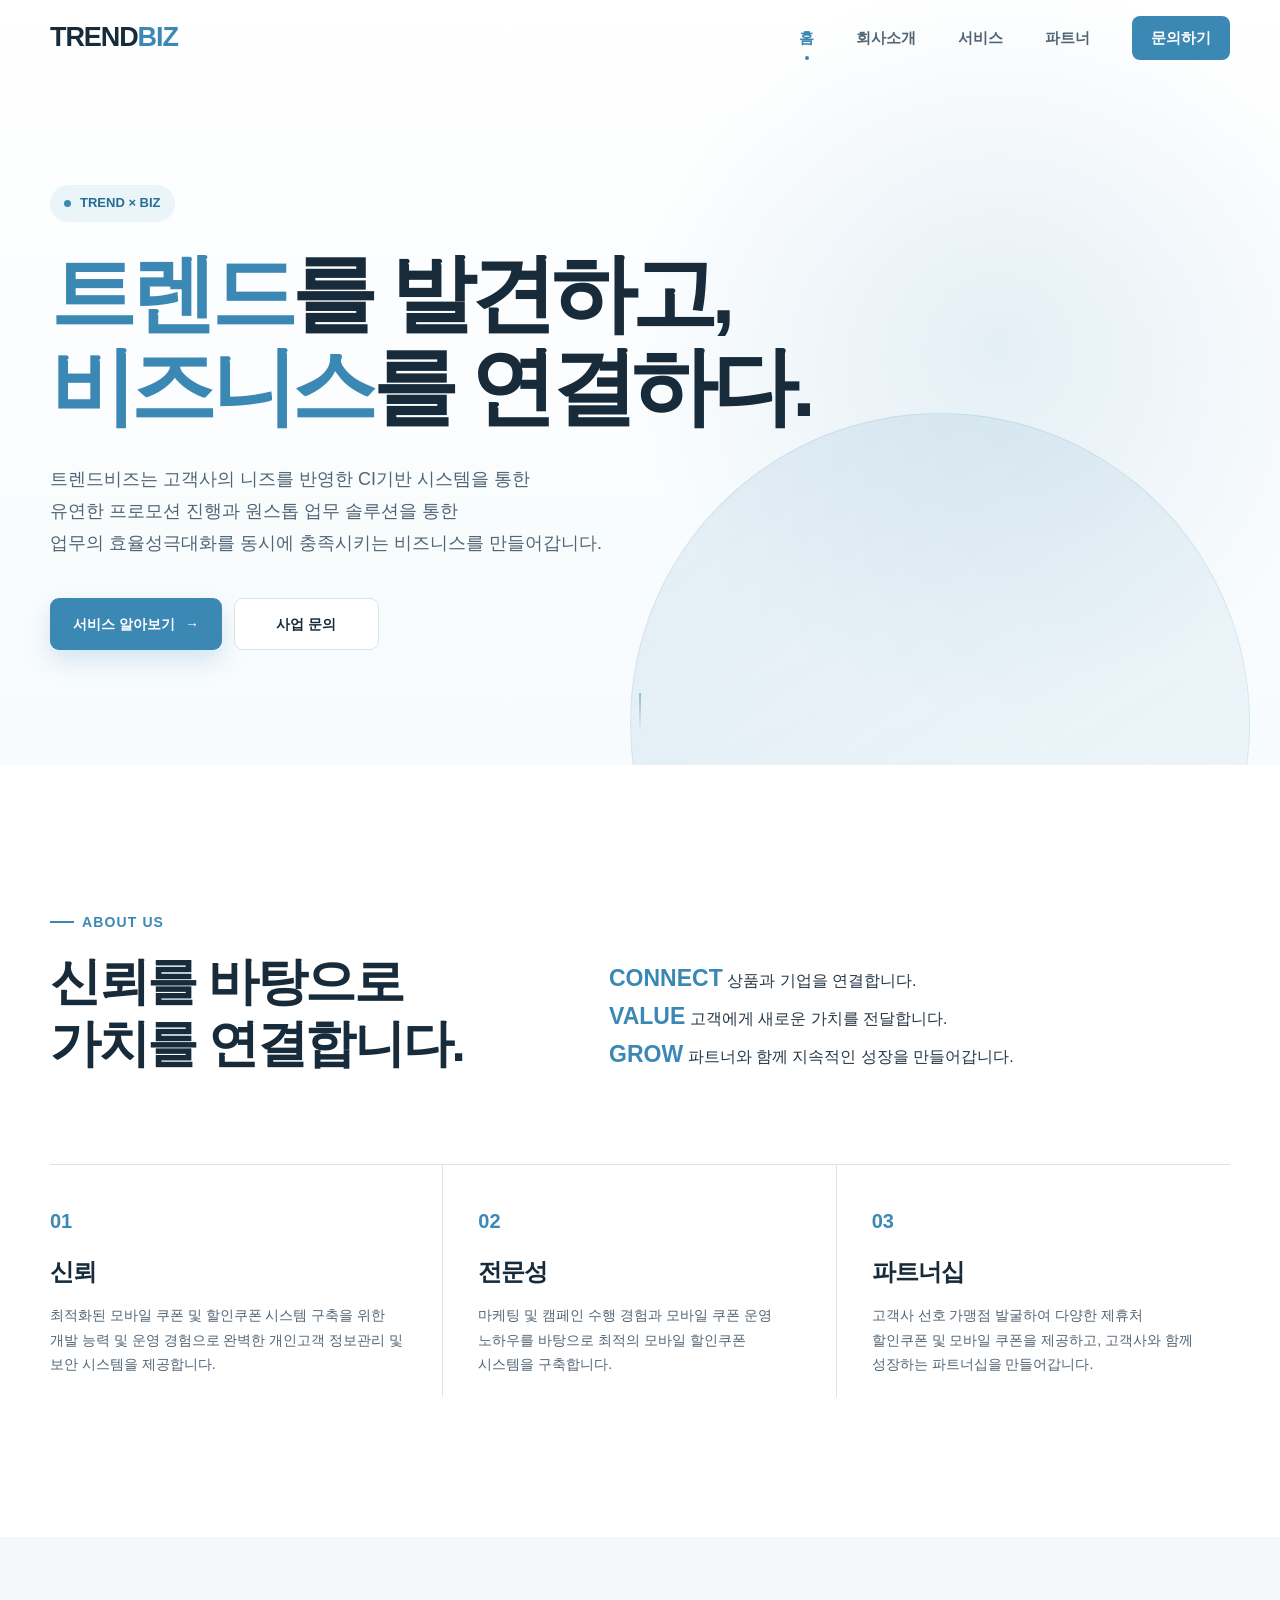
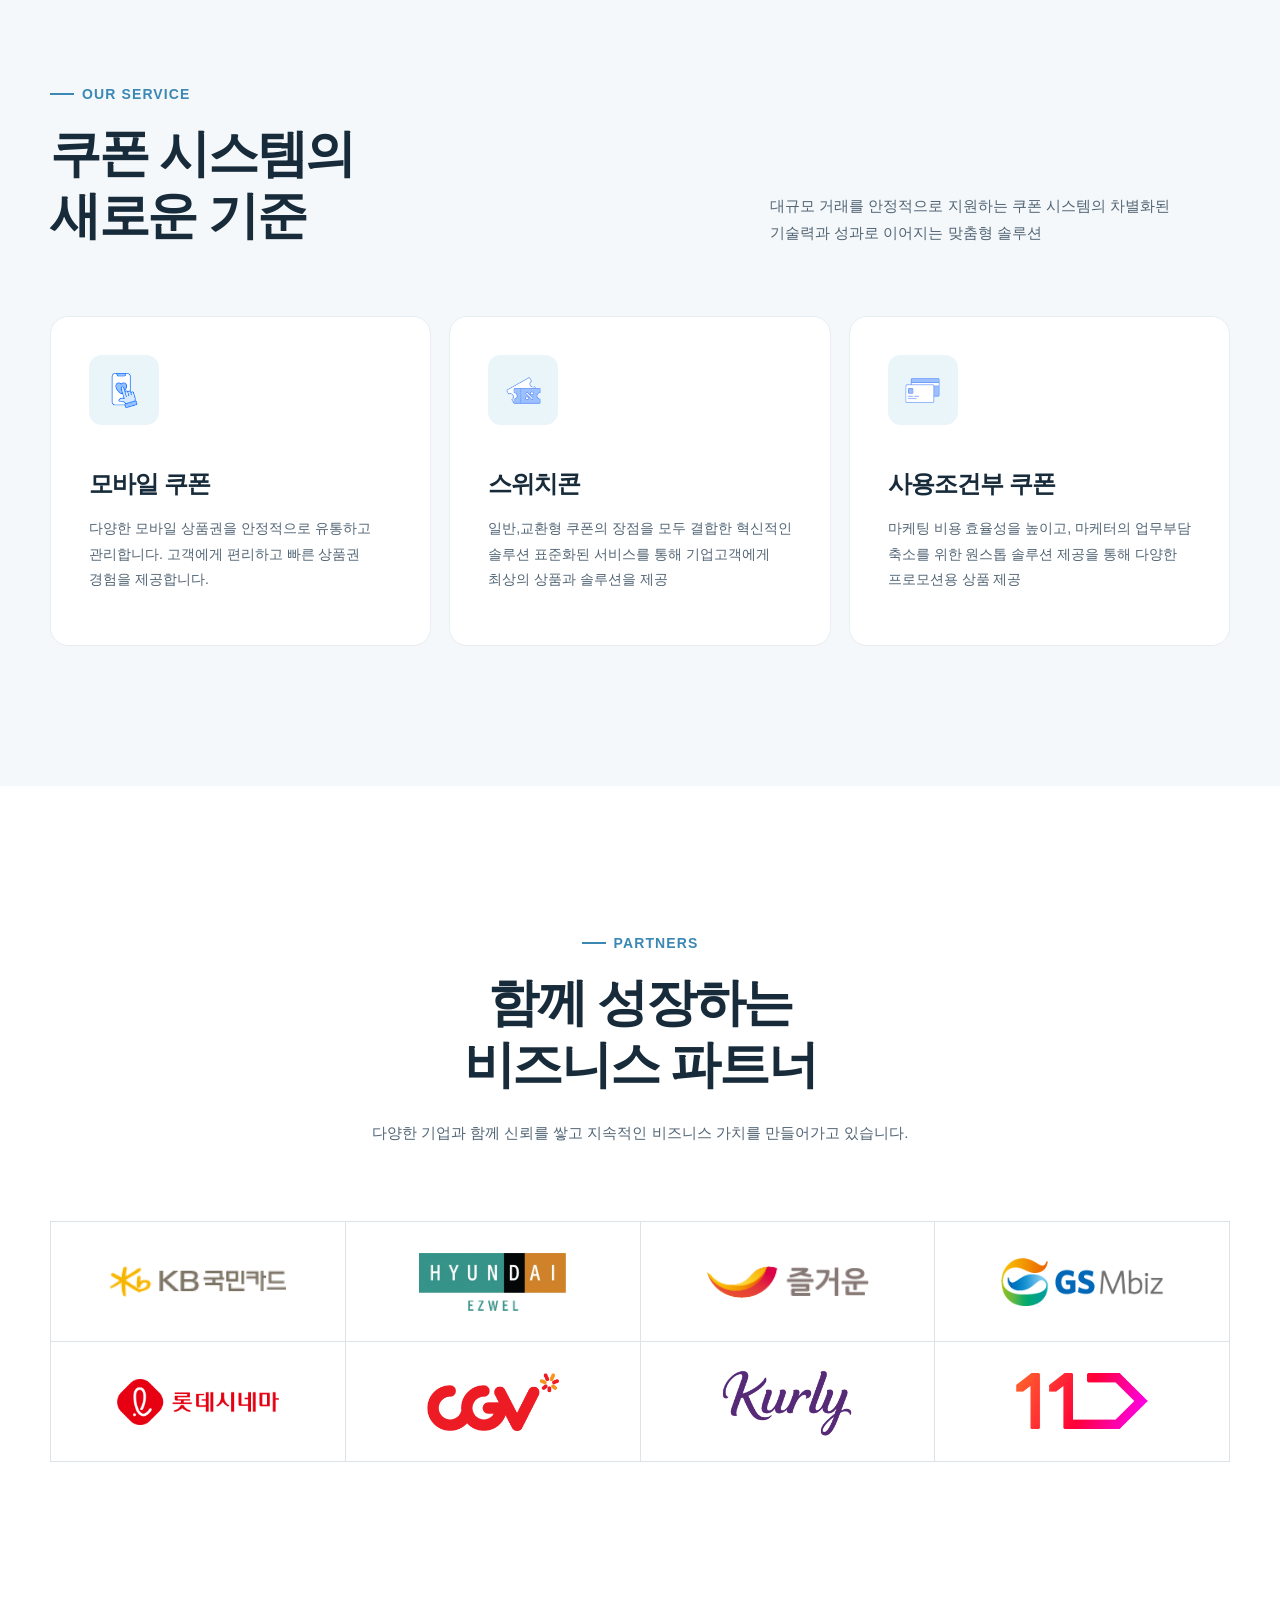
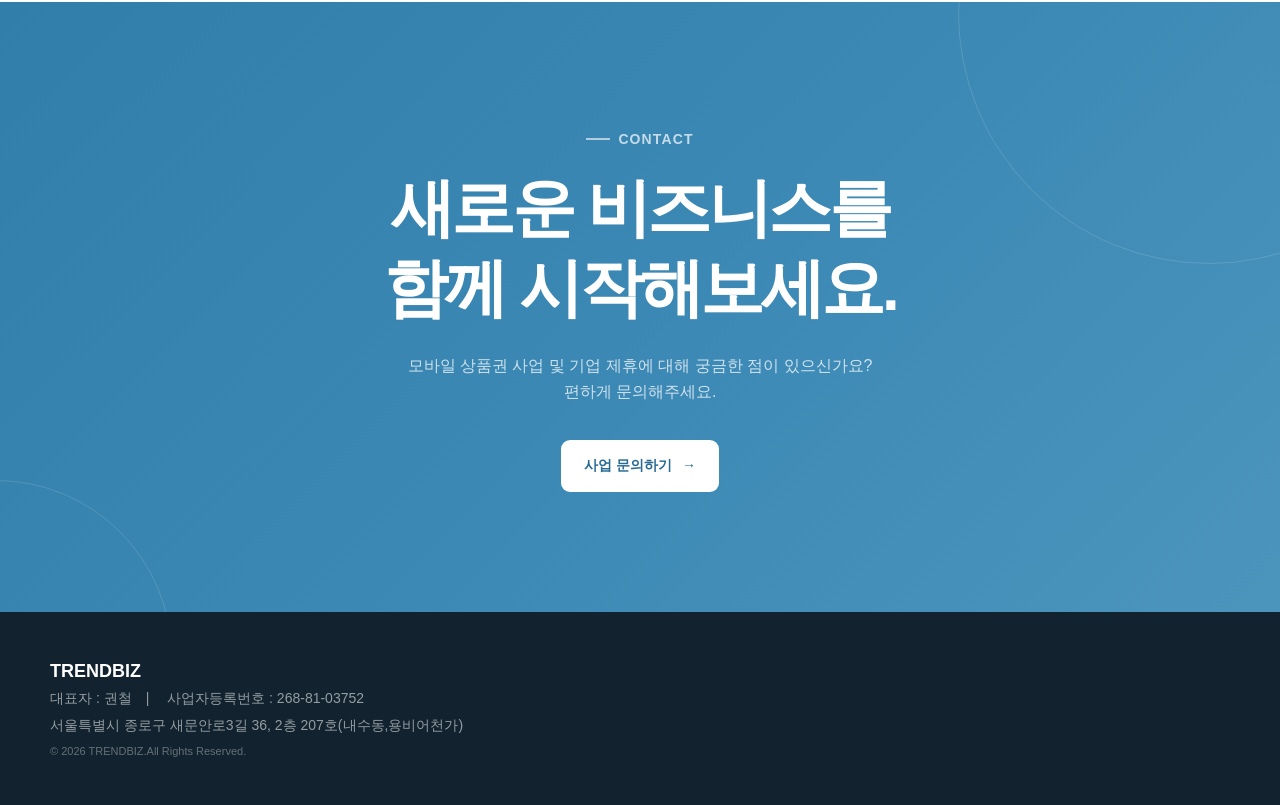
<file: index.html>
<!DOCTYPE html>
<html lang="ko">
<head>
    <meta charset="UTF-8">
    <meta name="viewport" content="width=device-width, initial-scale=1.0">
    <title>TRENDBIZ | 모바일 쿠폰 전문기업</title>
    <meta  name="description" content="모바일 쿠폰 전문기업 TRENDBIZ. 기업과 고객을 연결하는 모바일 쿠폰 솔루션을 제공합니다.">
    <meta name="robots" content="index, follow">
    <meta name="author" content="트렌드비즈">
    <meta name="keywords" content="모바일 쿠폰, 모바일쿠폰, 쿠폰, 모바일 상품권, 기업 상품권, 상품권 유통, 상품권 제휴, 상품권 기업">


    <meta property="og:type" content="website">
    <meta property="og:title" content="TRENDBIZ | 모바일 쿠폰 전문기업">
    <meta property="og:description" content="기업과 고객을 연결하는 모바일 쿠폰 전문기업. 안정적인 쿠폰 유통과 기업 제휴 서비스를 제공합니다.">
    <!--<meta property="og:url" content="https://www.example.com/"> -->
    <meta property="og:site_name" content="TRENDBIZ">
    <meta property="og:image" content="./img/favicon/og-image.jpg">
    <meta property="og:image:width" content="1200">
    <meta property="og:image:height" content="630">
    <meta property="og:locale" content="ko_KR">

    <!-- ========================================
        모바일 / 브라우저
    ========================================= -->
    <meta name="theme-color" content="#3b88b5"    >
    <meta name="apple-mobile-web-app-title" content="TRENDBIZ">
    <meta name="apple-mobile-web-app-capable" content="yes">
    <!-- ========================================
        Favicon
    ========================================= -->
    <link rel="icon" href="./img/favicon/favicon.ico" sizes="any" />
    <link rel="icon" type="image/png" sizes="32x32" href="./img/favicon/favicon-32x32.png" />
    <link rel="icon" type="image/png" sizes="16x16" href="./img/favicon/favicon-16x16.png" />
    <link rel="apple-touch-icon" sizes="180x180" href="./img/apple-touch-icon.png" />
    <link rel="icon" href="./img/favicon/favicon.ico">
    <link rel="apple-touch-icon" href="./img/favicon/apple-touch-icon.png">
    <link rel="stylesheet" href="style.css">
</head>

<body>
    <!-- ================================
         HEADER
    ================================= -->
    <header class="header" id="header">
        <div class="container header-inner">
            <a href="#home" class="logo">TREND<span>BIZ</span></a>
            <nav class="nav" id="nav">
                <a href="#home" class="nav-link active">홈</a>
                <a href="#about" class="nav-link">회사소개</a>
                <a href="#service" class="nav-link">서비스</a>
                <a href="#partners" class="nav-link">파트너</a>
                <a href="#contact" class="nav-link header-contact">문의하기</a>
            </nav>

            <button class="mobile-menu" id="mobileMenu" aria-label="메뉴 열기" aria-expanded="false">
                <span></span>
                <span></span>
                <span></span>
            </button>
        </div>
    </header>

    <main>
        <!-- ================================
             HERO
        ================================= -->
        <section class="hero" id="home">
            <div class="container">
                <div class="hero-content">
                    <div class="hero-label reveal">
                        <span class="hero-label-dot"></span>TREND × BIZ
                    </div>
                    <h1 class="reveal delay-1">
                        <em>트렌드</em>를 발견하고,<br>
                        <em>비즈니스</em>를 연결하다.
                    </h1>
                    <p class="hero-description reveal delay-2">
                        트렌드비즈는 고객사의 니즈를 반영한 CI기반 시스템을 통한<br>
                        유연한 프로모션 진행과 원스톱 업무 솔루션을 통한<br>
                        업무의 효율성극대화를 동시에 충족시키는 비즈니스를 만들어갑니다.
                    </p>
                    <div class="hero-buttons reveal delay-3">
                        <a href="#service" class="btn btn-primary">서비스 알아보기<span>→</span></a>
                        <a href="#contact" class="btn btn-outline">사업 문의</a>
                    </div>
                </div>
            </div>

            <!-- HERO VISUAL -->
            <div class="hero-visual">
                <div class="hero-circle"></div>
            </div>
            <div class="scroll-guide">
                <span class="scroll-line"></span>
            </div>
        </section>

        <!-- ================================
             ABOUT
        ================================= -->
        <section class="section about" id="about">
            <div class="container">
                <div class="about-top">
                    <div class="reveal">
                        <div class="section-label">ABOUT US</div>
                        <h2 class="section-title">
                            신뢰를 바탕으로<br>
                            가치를 연결합니다.
                        </h2>
                    </div>
                    <div class="about-copy reveal delay-1">
                        <p class="about-message">
                        <strong>CONNECT</strong>&nbsp;상품과 기업을 연결합니다.<br>
                        <strong>VALUE</strong>&nbsp;고객에게 새로운 가치를 전달합니다.<br>
                        <strong>GROW</strong>&nbsp;파트너와 함께 지속적인 성장을 만들어갑니다.
                        </p>
                    </div>
                </div>
                <div class="about-values">
                    <div class="value reveal">
                        <div class="value-number">01</div>
                        <h3>신뢰</h3>
                        <p>최적화된 모바일 쿠폰 및 할인쿠폰 시스템 구축을 위한 개발 능력 및 운영 경험으로 완벽한 개인고객 정보관리 및 보안 시스템을 제공합니다.</p>
                    </div>
                    <div class="value reveal delay-1">
                        <div class="value-number">02</div>
                        <h3>전문성</h3>
                        <p>마케팅 및 캠페인 수행 경험과 모바일 쿠폰 운영 노하우를 바탕으로 최적의 모바일 할인쿠폰 시스템을 구축합니다.</p>
                    </div>
                    <div class="value reveal delay-2">
                        <div class="value-number">03</div>
                        <h3>파트너십</h3>
                        <p>고객사 선호 가맹점 발굴하여 다양한 제휴처 할인쿠폰 및 모바일 쿠폰을 제공하고, 고객사와 함께 성장하는 파트너십을 만들어갑니다.</p>
                    </div>
                </div>
            </div>
        </section>

        <!-- ================================
             SERVICE
        ================================= -->
        <section class="section service" id="service">
            <div class="container">
                <div class="service-header">
                    <div class="reveal">
                        <div class="section-label">OUR SERVICE</div>
                        <h2 class="section-title">
                            쿠폰 시스템의<br>
                            새로운 기준
                        </h2>
                    </div>
                    <p class="section-desc reveal delay-1">
                        대규모 거래를 안정적으로 지원하는 쿠폰 시스템의 차별화된 기술력과
                        성과로 이어지는 맞춤형 솔루션
                    </p>
                </div>
                <div class="service-grid">
                    <article class="service-card reveal">
                        <div class="service-icon mobile"></div>
                        <h3>모바일 쿠폰</h3>
                        <p>
                            다양한 모바일 상품권을
                            안정적으로 유통하고 관리합니다.
                            고객에게 편리하고 빠른
                            상품권 경험을 제공합니다.
                        </p>
                    </article>
                    <article class="service-card reveal delay-1">
                        <div class="service-icon switch"></div>
                        <h3>스위치콘</h3>
                        <p>
                            일반,교환형 쿠폰의 장점을 모두 결합한 혁신적인 솔루션
                            표준화된 서비스를 통해 기업고객에게 최상의 상품과 솔루션을 제공
                        </p>
                    </article>
                    <article class="service-card reveal delay-2">
                        <div class="service-icon usecoupon"></div>
                        <h3>사용조건부 쿠폰</h3>
                        <p>
                            마케팅 비용 효율성을 높이고, 마케터의 업무부담 축소를 위한 원스톱 솔루션 제공을 통해 다양한 프로모션용 상품 제공
                        </p>
                    </article>
                </div>
            </div>
        </section>

        <!-- ================================
             PARTNERS
        ================================= -->
        <section class="section partners" id="partners">
            <div class="container">
                <div class="partners-header reveal">
                    <div class="section-label">PARTNERS</div>
                    <h2 class="section-title">
                        함께 성장하는<br>
                        비즈니스 파트너
                    </h2>
                    <p class="section-desc">
                        다양한 기업과 함께 신뢰를 쌓고
                        지속적인 비즈니스 가치를 만들어가고 있습니다.
                    </p>
                </div>
                <div class="partners-list">
                    <div class="partner reveal kb"></div>
                    <div class="partner reveal delay-1 ezwel"></div>
                    <div class="partner reveal delay-2 zlgoon"></div>
                    <div class="partner reveal delay-3 gsmbiz"></div>
                    <div class="partner reveal lotte"></div>
                    <div class="partner reveal delay-1 cgv"></div>
                    <div class="partner reveal delay-2 kurly"></div>
                    <div class="partner reveal delay-3 st11"></div>
                </div>
            </div>
        </section>


        <!-- ================================
             CONTACT
        ================================= -->
        <section class="contact" id="contact">
            <div class="container">
                <div class="contact-inner reveal">
                    <div class="section-label">CONTACT</div>
                    <h2>
                        새로운 비즈니스를<br>
                        함께 시작해보세요.
                    </h2>
                    <p>
                        모바일 상품권 사업 및 기업 제휴에 대해
                        궁금한 점이 있으신가요?<br>
                        편하게 문의해주세요.
                    </p>
                    <a href="mailto:webmaster@trendbizkorea.co.kr" class="btn">사업 문의하기<span>→</span></a>
                </div>
            </div>
        </section>
    </main>

    <!-- ================================
         FOOTER
    ================================= -->
    <footer>
        <div class="container footer-inner">
            <div>
                <div class="footer-logo">TRENDBIZ</div>
                <div class="footer-info">
                    대표자 : 권철　|　
                    사업자등록번호 : 268-81-03752<br>
                    서울특별시 종로구 새문안로3길 36, 2층 207호(내수동,용비어천가)
                </div>
                <div class="copyright">© 2026 TRENDBIZ.All Rights Reserved.</div>
            </div>
             <!--<div class="footer-info">개인정보처리방침　|　이용약관</div>-->
        </div>
    </footer>
    <script src="script.js"></script>
</body>
</html>
</file>
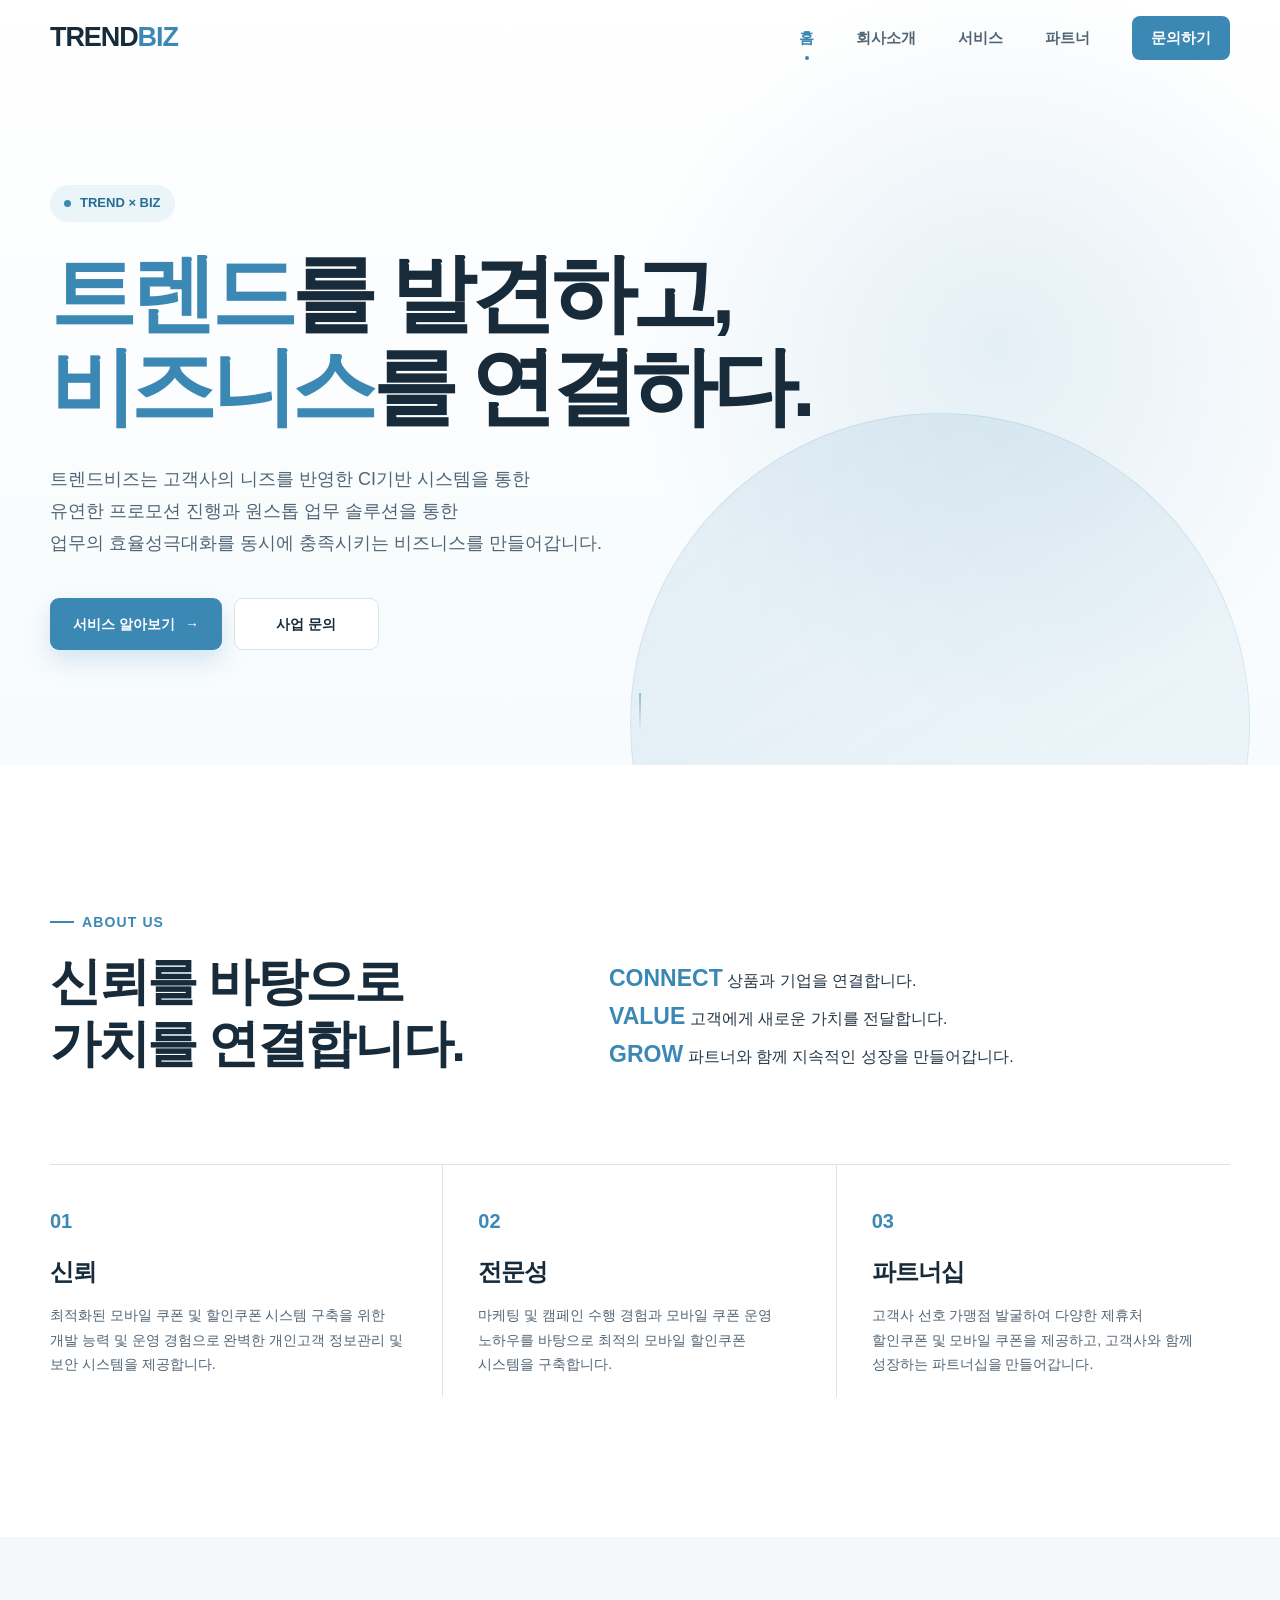
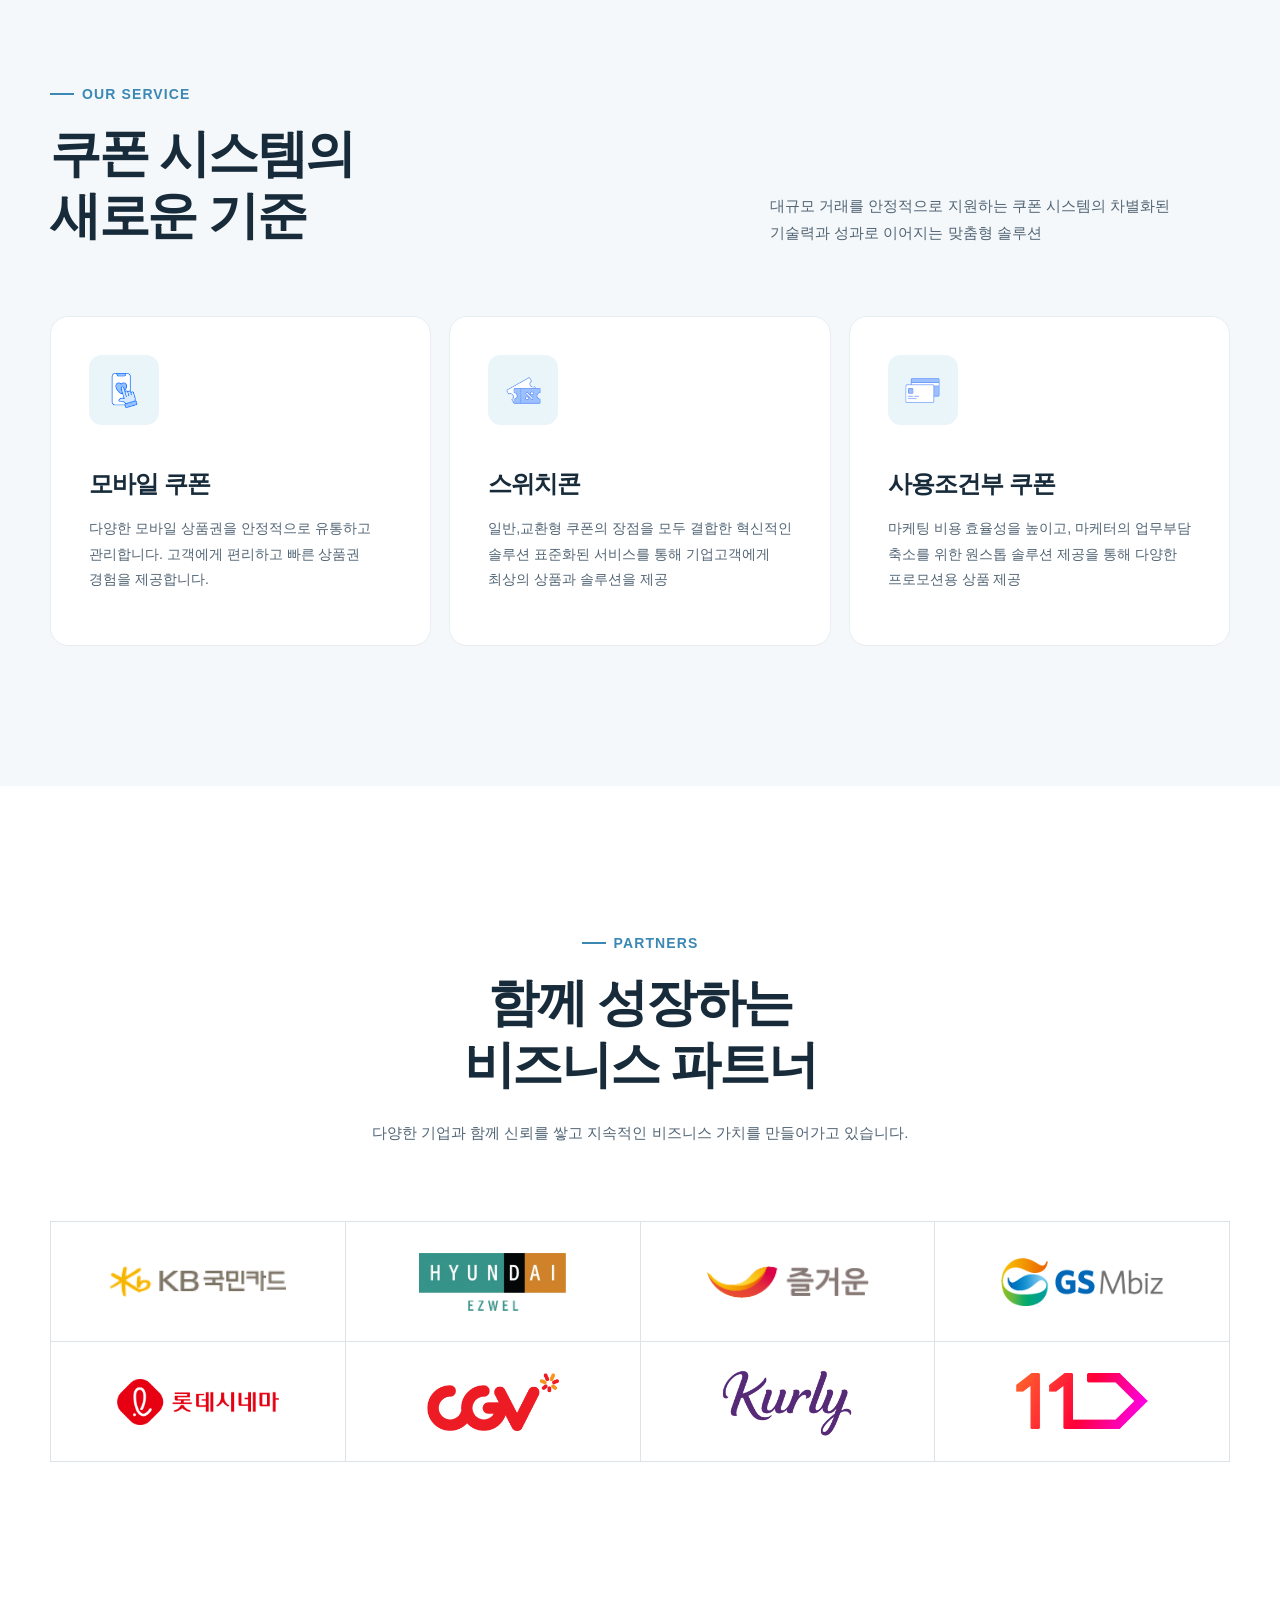
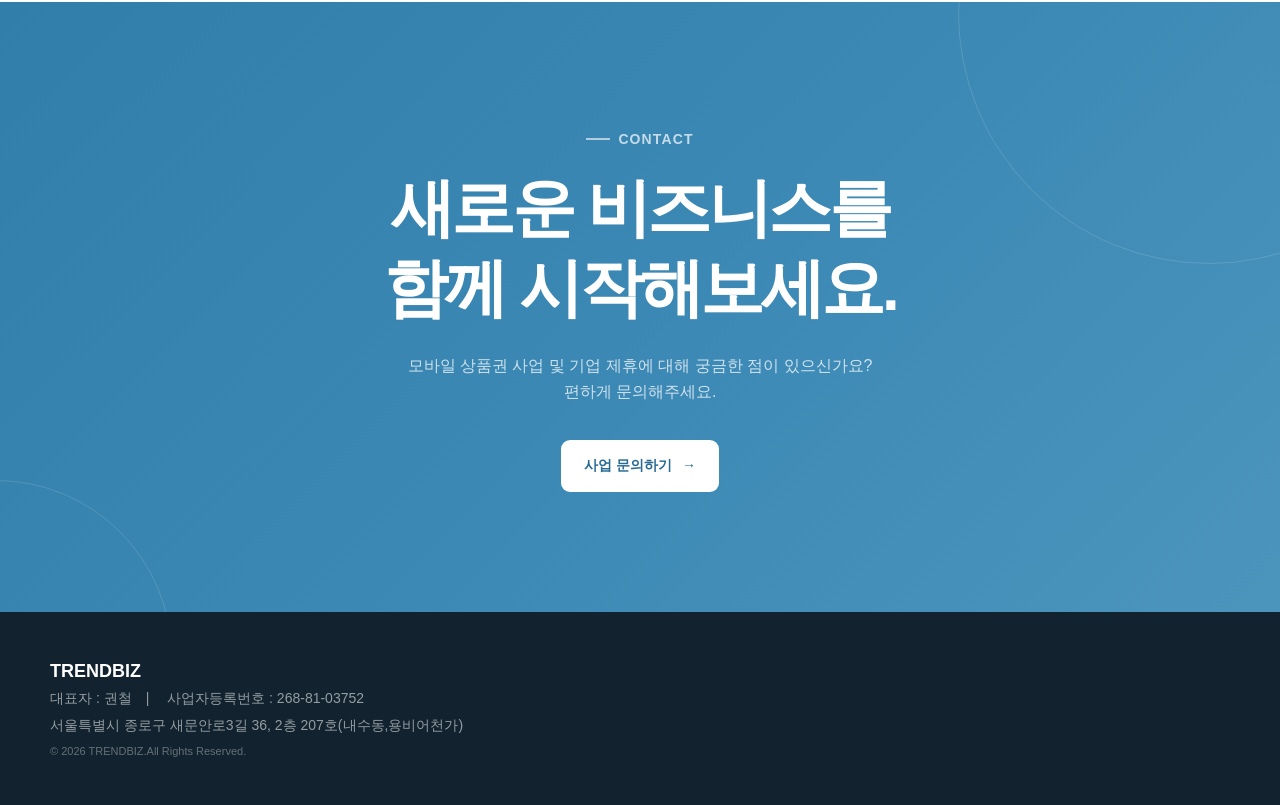
<file: theme_4/index.html>
<!DOCTYPE html>
<html lang="ko">
<head>
    <meta charset="UTF-8">
    <meta name="viewport" content="width=device-width, initial-scale=1.0">
    <title>TRENDBIZ | 모바일 상품권 전문기업</title>
    <meta  name="description" content="모바일 상품권 전문기업 TRENDBIZ. 기업과 고객을 연결하는 모바일 상품권 서비스를 제공합니다.">
    <link rel="stylesheet" href="style.css">
</head>

<body>
    <!-- ================================
         HEADER
    ================================= -->
    <header class="header" id="header">
        <div class="container header-inner">
            <a href="#home" class="logo">TREND<span>BIZ</span></a>
            <nav class="nav" id="nav">
                <a href="#home" class="nav-link active">홈</a>
                <a href="#about" class="nav-link">회사소개</a>
                <a href="#service" class="nav-link">서비스</a>
                <a href="#partners" class="nav-link">파트너</a>
                <a href="#contact" class="nav-link header-contact">문의하기</a>
            </nav>

            <button class="mobile-menu" id="mobileMenu" aria-label="메뉴 열기" aria-expanded="false">
                <span></span>
                <span></span>
                <span></span>
            </button>
        </div>
    </header>

    <main>
        <!-- ================================
             HERO
        ================================= -->
        <section class="hero" id="home">
            <div class="container">
                <div class="hero-content">
                    <div class="hero-label reveal">
                        <span class="hero-label-dot"></span>TREND × BIZ
                    </div>
                    <h1 class="reveal delay-1">
                        <em>트렌드</em>를 발견하고,<br>
                        <em>비즈니스</em>를 연결하다.
                    </h1>
                    <p class="hero-description reveal delay-2">
                        트렌드비즈는 고객사의 니즈를 반영한 CI기반 시스템을 통한<br>
                        유연한 프로모션 진행과 원스톱 업무 솔루션을 통한<br>
                        업무의 효율성극대화를 동시에 충족시키는 비즈니스를 만들어갑니다.
                    </p>
                    <div class="hero-buttons reveal delay-3">
                        <a href="#service" class="btn btn-primary">서비스 알아보기<span>→</span></a>
                        <a href="#contact" class="btn btn-outline">사업 문의</a>
                    </div>
                </div>
            </div>

            <!-- HERO VISUAL -->
            <div class="hero-visual">
                <div class="hero-circle"></div>
            </div>
            <div class="scroll-guide">
                <span class="scroll-line"></span>
            </div>
        </section>

        <!-- ================================
             ABOUT
        ================================= -->
        <section class="section about" id="about">
            <div class="container">
                <div class="about-top">
                    <div class="reveal">
                        <div class="section-label">ABOUT US</div>
                        <h2 class="section-title">
                            신뢰를 바탕으로<br>
                            가치를 연결합니다.
                        </h2>
                    </div>
                    <div class="about-copy reveal delay-1">
                        <p class="about-message">
                        <strong>CONNECT</strong>&nbsp;상품과 기업을 연결합니다.<br>
                        <strong>VALUE</strong>&nbsp;고객에게 새로운 가치를 전달합니다.<br>
                        <strong>GROW</strong>&nbsp;파트너와 함께 지속적인 성장을 만들어갑니다.
                        </p>
                    </div>
                </div>
                <div class="about-values">
                    <div class="value reveal">
                        <div class="value-number">01</div>
                        <h3>신뢰</h3>
                        <p>최적화된 모바일 쿠폰 및 할인쿠폰 시스템 구축을 위한 개발 능력 및 운영 경험으로 완벽한 개인고객 정보관리 및 보안 시스템을 제공합니다.</p>
                    </div>
                    <div class="value reveal delay-1">
                        <div class="value-number">02</div>
                        <h3>전문성</h3>
                        <p>마케팅 및 캠페인 수행 경험과 모바일 쿠폰 운영 노하우를 바탕으로 최적의 모바일 할인쿠폰 시스템을 구축합니다.</p>
                    </div>
                    <div class="value reveal delay-2">
                        <div class="value-number">03</div>
                        <h3>파트너십</h3>
                        <p>고객사 선호 가맹점 발굴하여 다양한 제휴처 할인쿠폰 및 모바일 쿠폰을 제공하고, 고객사와 함께 성장하는 파트너십을 만들어갑니다.</p>
                    </div>
                </div>
            </div>
        </section>

        <!-- ================================
             SERVICE
        ================================= -->
        <section class="section service" id="service">
            <div class="container">
                <div class="service-header">
                    <div class="reveal">
                        <div class="section-label">OUR SERVICE</div>
                        <h2 class="section-title">
                            쿠폰 시스템의<br>
                            새로운 기준
                        </h2>
                    </div>
                    <p class="section-desc reveal delay-1">
                        대규모 거래를 안정적으로 지원하는 쿠폰 시스템의 차별화된 기술력과
                        성과로 이어지는 맞춤형 솔루션
                    </p>
                </div>
                <div class="service-grid">
                    <article class="service-card reveal">
                        <div class="service-icon mobile"></div>
                        <h3>모바일 쿠폰</h3>
                        <p>
                            다양한 모바일 상품권을
                            안정적으로 유통하고 관리합니다.
                            고객에게 편리하고 빠른
                            상품권 경험을 제공합니다.
                        </p>
                    </article>
                    <article class="service-card reveal delay-1">
                        <div class="service-icon switch"></div>
                        <h3>스위치콘</h3>
                        <p>
                            일반,교환형 쿠폰의 장점을 모두 결합한 혁신적인 솔루션
                            표준화된 서비스를 통해 기업고객에게 최상의 상품과 솔루션을 제공
                        </p>
                    </article>
                    <article class="service-card reveal delay-2">
                        <div class="service-icon usecoupon"></div>
                        <h3>사용조건부 쿠폰</h3>
                        <p>
                            마케팅 비용 효율성을 높이고, 마케터의 업무부담 축소를 위한 원스톱 솔루션 제공을 통해 다양한 프로모션용 상품 제공
                        </p>
                    </article>
                </div>
            </div>
        </section>

        <!-- ================================
             PARTNERS
        ================================= -->
        <section class="section partners" id="partners">
            <div class="container">
                <div class="partners-header reveal">
                    <div class="section-label">PARTNERS</div>
                    <h2 class="section-title">
                        함께 성장하는<br>
                        비즈니스 파트너
                    </h2>
                    <p class="section-desc">
                        다양한 기업과 함께 신뢰를 쌓고
                        지속적인 비즈니스 가치를 만들어가고 있습니다.
                    </p>
                </div>
                <div class="partners-list">
                    <div class="partner reveal kb"></div>
                    <div class="partner reveal delay-1 ezwel"></div>
                    <div class="partner reveal delay-2 zlgoon"></div>
                    <div class="partner reveal delay-3 gsmbiz"></div>
                    <div class="partner reveal lotte"></div>
                    <div class="partner reveal delay-1 cgv"></div>
                    <div class="partner reveal delay-2 kurly"></div>
                    <div class="partner reveal delay-3 st11"></div>
                </div>
            </div>
        </section>


        <!-- ================================
             CONTACT
        ================================= -->
        <section class="contact" id="contact">
            <div class="container">
                <div class="contact-inner reveal">
                    <div class="section-label">CONTACT</div>
                    <h2>
                        새로운 비즈니스를<br>
                        함께 시작해보세요.
                    </h2>
                    <p>
                        모바일 상품권 사업 및 기업 제휴에 대해
                        궁금한 점이 있으신가요?<br>
                        편하게 문의해주세요.
                    </p>
                    <a href="mailto:webmaster@trendbizkorea.co.kr" class="btn">사업 문의하기<span>→</span></a>
                </div>
            </div>
        </section>
    </main>

    <!-- ================================
         FOOTER
    ================================= -->
    <footer>
        <div class="container footer-inner">
            <div>
                <div class="footer-logo">TRENDBIZ</div>
                <div class="footer-info">
                    대표자 : 권철　|　
                    사업자등록번호 : 268-81-03752<br>
                    서울특별시 종로구 새문안로3길 36, 2층 207호(내수동,용비어천가)
                </div>
                <div class="copyright">© 2026 TRENDBIZ.All Rights Reserved.</div>
            </div>
             <!--<div class="footer-info">개인정보처리방침　|　이용약관</div>-->
        </div>
    </footer>
    <script src="script.js"></script>
</body>
</html>
</file>
<file: style.css>
/* ========================================
   VARIABLES
======================================== */
:root {
    --primary: #3b88b5;
    --primary-dark: #286b94;
    --primary-light: #eaf5fa;
    --navy: #172b3a;
    --gray-900: #263746;
    --gray-700: #526575;
    --gray-500: #8493a0;
    --gray-300: #dce3e8;
    --gray-100: #f5f8fa;
    --white: #ffffff;
    --container: 1180px;
    --radius: 18px;
}
/* ========================================
   RESET
======================================== */
* {
    margin: 0;
    padding: 0;
    box-sizing: border-box;
}
html {
    scroll-behavior: smooth;
}
body {
    font-family:
        -apple-system,
        BlinkMacSystemFont,
        "Pretendard",
        "Noto Sans KR",
        "Segoe UI",
        sans-serif;
    color: var(--navy);
    background: #fff;
    line-height: 1.6;
    word-break: keep-all;
}
a {
    color: inherit;
    text-decoration: none;
}
button {
    border: 0;
    background: none;
    font: inherit;
    cursor: pointer;
}
ul,ol {
    list-style: none;
}
img {
    max-width: 100%;
    display: block;
}
/* ========================================
   COMMON
======================================== */
.container {
    width: min(var(--container),calc(100% - 48px));
    margin: 0 auto;
}
    
section {
    position: relative;
}
.section {
    padding: 140px 0;
}
.section-label {
    display: inline-flex;
    align-items: center;
    gap: 8px;
    color: var(--primary);
    font-size: 14px;
    font-weight: 700;
    letter-spacing: 0.08em;
    margin-bottom: 18px;
}
.section-label::before {
    content: "";
    width: 24px;
    height: 2px;
    background: var(--primary);
}
.section-title {
    font-size: clamp(34px,4vw,56px);
    line-height: 1.2;
    letter-spacing: -0.045em;
    color: var(--navy);
    font-weight: 750;
}
.section-desc {
    margin-top: 24px;
    color: var(--gray-700);
    font-size: 15px;
    line-height: 1.8;
}
/* ========================================
   HEADER
======================================== */
.header {
    position: fixed;
    top: 0;
    left: 0;
    width: 100%;
    height: 76px;
    z-index: 1000;
    transition: background 0.3s ease, box-shadow 0.3s ease;
}
.header.scrolled {
    background: rgba(255,255,255,0.94);
    backdrop-filter: blur(16px);
    box-shadow:0 1px 20pxrgba(20, 50, 70, 0.08);
}
.header-inner {
    height: 100%;
    display: flex;
    align-items: center;
    justify-content: space-between;
}
.logo {
    font-size: 27px;
    font-weight: 800;
    letter-spacing: -0.04em;
    color: var(--navy);
}
.logo span {
    color: var(--primary);
}
.nav {
    display: flex;
    align-items: center;
    gap: 42px;
}
.nav a {
    position: relative;
    font-size: 15px;
    font-weight: 600;
    color: var(--gray-700);
    transition: color 0.2s ease;
}
.nav a:hover,
.nav a.active {
    color: var(--primary);
}
.nav a.active::after {
    content: "";
    position: absolute;
    left: 50%;
    bottom: -10px;
    width: 4px;
    height: 4px;
    border-radius: 50%;
    background: var(--primary);
    transform: translateX(-50%);
}
.header-contact {
    padding: 10px 19px;
    border-radius: 8px;
    color: #fff !important;
    background: var(--primary);
}
.header-contact:hover {
    background: var(--primary-dark);
}
.header-contact.active::after {
    display: none;
}
.mobile-menu {
    display: none;
    width: 38px;
    height: 38px;
    border-radius: 8px;
    background: var(--gray-100);
    align-items: center;
    justify-content: center;
    flex-direction: column;
    gap: 5px;
}
.mobile-menu span {
    width: 17px;
    height: 2px;
    background: var(--navy);
    transition: 0.25s ease;
}
/* ========================================
   HERO
======================================== */
.hero {
    min-height: 85vh;
    display: flex;
    align-items: center;
    overflow: hidden;
    background:radial-gradient(circle at 78% 45%,rgba(59,136,181,0.12),transparent 34%),linear-gradient(180deg,#fff 0%,#f7fbfd 100%);
}
.hero-content {
    position: relative;
    z-index: 2;
    padding-top: 70px;
}
.hero-label {
    display: inline-flex;
    align-items: center;
    gap: 9px;
    padding: 8px 14px;
    border-radius: 100px;
    background: var(--primary-light);
    color: var(--primary-dark);
    font-size: 13px;
    font-weight: 700;
    margin-bottom: 25px;
}
.hero-label-dot {
    width: 7px;
    height: 7px;
    border-radius: 50%;
    background: var(--primary);
}
.hero h1 {
    max-width: 780px;
    font-size: clamp(48px,7vw,86px);
    line-height: 1.08;
    letter-spacing: -0.065em;
    font-weight: 800;
    color: var(--navy);
}
.hero h1 em {
    color: var(--primary);
    font-style: normal;
}
.hero-description {
    max-width: 560px;
    margin-top: 30px;
    color: var(--gray-700);
    font-size: 18px;
    line-height: 1.8;
}
.hero-buttons {
    display: flex;
    gap: 12px;
    margin-top: 38px;
}
.btn {
    display: inline-flex;
    align-items: center;
    justify-content: center;
    gap: 10px;
    min-width: 145px;
    height: 52px;
    padding: 0 23px;
    border-radius: 9px;
    font-size: 14px;
    font-weight: 700;
    transition: all 0.25s ease;
}
.btn-primary {
    background: var(--primary);
    color: #fff;
    box-shadow:
        0 10px 24px
        rgba(59, 136, 181, 0.2);
}
.btn-primary:hover {
    background: var(--primary-dark);
    transform: translateY(-2px);
}
.btn-outline {
    color: var(--navy);
    border: 1px solid var(--gray-300);
    background: #fff;
}
.btn-outline:hover {
    border-color: var(--primary);
    color: var(--primary);
}
/* ========================================
   HERO VISUAL
======================================== */
.hero-visual {
    position: absolute;
    right: 0px;
    top: 50%;
    width: 680px;
    height: 680px;
    transform: none;
}
.hero-circle {
    position: absolute;
    inset: 30px;
    border-radius: 50%;
    background:
        linear-gradient(
            145deg,
            rgba(59, 136, 181, 0.12),
            rgba(59, 136, 181, 0.03)
        );
    border:
        1px solid
        rgba(59, 136, 181, 0.12);
}
.hero-card {
    position: absolute;
    width: 300px;
    height: 180px;
    padding: 25px;
    border-radius: 20px;
    background:
        rgba(255, 255, 255, 0.88);
    backdrop-filter: blur(20px);
    box-shadow:
        0 25px 70px
        rgba(30, 70, 90, 0.13),
        0 2px 8px
        rgba(30, 70, 90, 0.06);
    border:
        1px solid
        rgba(255, 255, 255, 0.8);
}
.card-main {
    top: 100px;
    left: 70px;
    transform: rotate(-6deg);
}
.card-sub {
    right: 20px;
    bottom: 105px;
    transform: rotate(7deg);
}
.card-label {
    font-size: 11px;
    color: var(--gray-500);
    font-weight: 700;
}
.card-number {
    margin-top: 15px;
    font-size: 24px;
    letter-spacing: 0.1em;
    color: var(--navy);
    font-weight: 800;
}
.card-bottom {
    position: absolute;
    bottom: 20px;
    left: 25px;
    right: 25px;
    display: flex;
    justify-content: space-between;
    color: var(--gray-500);
    font-size: 11px;
}
.card-brand {
    color: var(--primary);
    font-weight: 800;
}
.floating-badge {
    position: absolute;
    padding: 14px 18px;
    background: var(--primary);
    color: #fff;
    border-radius: 12px;
    box-shadow:0 15px 35px rgba(59, 136, 181, 0.25);
    font-size: 12px;
    font-weight: 700;
}
.badge-one {
    top: 80px;
    right: 65px;
}
.badge-two {
    bottom: 75px;
    left: 40px;
    background: #fff;
    color: var(--navy);
    box-shadow:0 15px 35px rgba(30, 70, 90, 0.12);
}
.scroll-guide {
    position: absolute;
    bottom: 32px;
    left: 50%;
    transform: translateX(-50%);
    display: flex;
    flex-direction: column;
    align-items: center;
    gap: 8px;
    color: var(--gray-500);
    font-size: 10px;
    letter-spacing: 0.12em;
}
.scroll-line {
    width: 1px;
    height: 40px;
    background:linear-gradient(to bottom,var(--primary),transparent);
}
/* ========================================
   ABOUT
======================================== */
.about {
    background: #fff;
}
.about-top {
    display: grid;
    grid-template-columns:0.85fr 1.15fr;
    gap: 100px;
    align-items: end;
}
.about-copy {
    max-width: 600px;
}
.about-message {
    font-size: 16px;
    line-height: 1.65;
    color: var(--gray-900);
    font-weight: 500;
}
.about-message strong {
    color: var(--primary);
    font-size: 23px;
}
.about-values {
    display: grid;
    grid-template-columns:repeat(3, 1fr);
    margin-top: 90px;
    border-top:1px solid var(--gray-300);
}
.value {
    padding: 40px 35px 20px 0;
    border-right:1px solid var(--gray-300);
}
.value:not(:first-child) {
    padding-left: 35px;
}
.value:last-child {
    border-right: 0;
}
.value-number {
    color: var(--primary);
    font-size: 20px;
    font-weight: 800;
}
.value h3 {
    margin-top: 16px;
    color: var(--navy);
    font-size: 24px;
    letter-spacing: -0.04em;
}
.value p {
    margin-top: 12px;
    color: var(--gray-700);
    font-size: 14px;
    line-height: 1.75;
}
/* ========================================
   SERVICE
======================================== */
.service {
    background: var(--gray-100);
}
.service-header {
    display: flex;
    justify-content: space-between;
    align-items: end;
    gap: 40px;
}
.service-header .section-desc {
    max-width: 460px;
    margin: 0;
}
.service-grid {
    display: grid;
    grid-template-columns:repeat(3, 1fr);
    gap: 18px;
    margin-top: 70px;
}
.service-card {
    position: relative;
    min-height: 330px;
    padding: 38px;
    border-radius: var(--radius);
    background: #fff;
    border: 1px solid #e7edf1;
    overflow: hidden;
    transition: all 0.35s ease;
}
.service-card:hover {
    transform: translateY(-7px);
    box-shadow: 0 22px 55px rgba(29, 68, 87, 0.09);
    border-color: transparent;
}
.service-icon {
    width: 70px;
    height: 70px;
    display: flex;
    align-items: center;
    justify-content: center;
    border-radius: 13px;
    font-size: 20px;
    font-weight: 800;
}

.service-icon.mobile {
    background: url(./img/ico/mobile.png) no-repeat center, var(--primary-light);
    background-size: 50%;
}
.service-icon.switch {
    background: url(./img/ico/switchcon.png) no-repeat center, var(--primary-light);
    background-size: 50%;
}
.service-icon.usecoupon {
    background: url(./img/ico/usecoupon.png) no-repeat center, var(--primary-light);
    background-size: 50%;
}
.service-card h3 {
    margin-top: 40px;
    font-size: 24px;
    color: var(--navy);
    letter-spacing: -0.04em;
}
.service-card p {
    margin-top: 13px;
    color: var(--gray-700);
    font-size: 14px;
    line-height: 1.8;
}
.service-arrow {
    position: absolute;
    right: 32px;
    bottom: 32px;
    width: 36px;
    height: 36px;
    display: flex;
    align-items: center;
    justify-content: center;
    border-radius: 50%;
    color: var(--primary);
    background: var(--gray-100);
    font-size: 16px;
    transition: all 0.3s ease;
}
.service-card:hover .service-arrow {
    background: var(--primary);
    color: #fff;
}
/* ========================================
   NUMBERS
======================================== */
.numbers {
    padding: 100px 0;
    background: var(--navy);
    color: #fff;
}
.numbers-grid {
    display: grid;
    grid-template-columns: repeat(4, 1fr);
}
.number-item {
    text-align: center;
    padding: 0 30px;
    border-right: 1px solid rgba(255, 255, 255, 0.12);
}
.number-item:last-child {
    border-right: 0;
}
.number {
    font-size: clamp( 38px, 5vw, 62px );
    font-weight: 800;
    letter-spacing: -0.05em;
}
.number span {
    color: #70b5d9;
    font-size: 0.5em;
    margin-left: 3px;
}
.number-label {
    margin-top: 8px;
    color: rgba(255,255,255,0.6);
    font-size: 18px;
}
/* ========================================
   PARTNERS
======================================== */
.partners {
    background: #fff;
}
.partners-header {
    text-align: center;
}
.partners-list {
    display: grid;
    grid-template-columns: repeat(4, 1fr);
    margin-top: 75px;
    border-top: 1px solid var(--gray-300);
    border-left: 1px solid var(--gray-300);
}
.partner {
    min-height: 120px;
    display: flex;
    align-items: center;
    justify-content: center;
    border-right: 1px solid var(--gray-300);
    border-bottom: 1px solid var(--gray-300);
}

.partner.kb {
    background: url(./img/partner/kbcard.png) no-repeat center;
    background-size: 60%;
}

.partner.ezwel {
    background: url(./img/partner/ezwel.png) no-repeat center;
    background-size: 50%;
}

.partner.zlgoon {
    background: url(./img/partner/zlgoon.png) no-repeat center;
    background-size: 55%;
}

.partner.gsmbiz {
    background: url(./img/partner/gsmbiz.png) no-repeat center;
    background-size: 55%;
}

.partner.lotte {
    background: url(./img/partner/lotte.png) no-repeat center;
    background-size: 55%;
}

.partner.cgv {
    background: url(./img/partner/cgv.png) no-repeat center;
    background-size: 45%;
}

.partner.kurly {
    background: url(./img/partner/kurly.png) no-repeat center;
    background-size: 45%;
}

.partner.st11 {
    background: url(./img/partner/11st.png) no-repeat center;
    background-size: 45%;
}
/* ========================================
   CONTACT
======================================== */
.contact {
    padding: 120px 0;
    background: linear-gradient(135deg, #317eaa 0%, #3b88b5 50%, #4b95bd 100%);
    color: #fff;
    overflow: hidden;
}
.contact::before,
.contact::after {
    content: "";
    position: absolute;
    border: 1px solid rgba(255,255,255,0.13);
    border-radius: 50%;
}
.contact::before {
    width: 500px;
    height: 500px;
    right: -180px;
    top: -240px;
}
.contact::after {
    width: 350px;
    height: 350px;
    left: -180px;
    bottom: -220px;
}
.contact-inner {
    position: relative;
    z-index: 1;
    text-align: center;
}
.contact .section-label {
    color:
        rgba(255,255,255,0.7);
    justify-content: center;
}
.contact .section-label::before {
    background:
        rgba(255,255,255,0.6);
}
.contact h2 {
    max-width: 750px;
    margin: 0 auto;
    font-size: clamp(38px, 5vw, 65px);
    line-height: 1.25;
    letter-spacing: -0.055em;
}
.contact p {
    max-width: 540px;
    margin: 25px auto 0;
    color:
        rgba(255,255,255,0.75);
    font-size: 16px;
}
.contact .btn {
    margin-top: 35px;
    background: #fff;
    color: var(--primary-dark);
}
.contact .btn:hover {
    transform: translateY(-2px);
    box-shadow:
        0 15px 30px
        rgba(0,0,0,0.15);
}
/* ========================================
   FOOTER
======================================== */
footer {
    padding: 45px 0;
    background: #12232f;
    color:
        rgba(255,255,255,0.55);
}
.footer-inner {
    display: flex;
    align-items: center;
    justify-content: space-between;
    gap: 30px;
}
.footer-logo {
    color: #fff;
    font-size: 18px;
    font-weight: 800;
}
.footer-info {
    font-size: 14px;
    line-height: 1.9;
}
.copyright {
    margin-top: 4px;
    color:
        rgba(255,255,255,0.35);
    font-size: 11px;
}
/* ========================================
   REVEAL
======================================== */
.reveal {
    opacity: 0;
    transform: translateY(35px);
    transition:
        opacity 0.8s ease,
        transform 0.8s ease;
}
.reveal.visible {
    opacity: 1;
    transform: translateY(0);
}
.delay-1 {
    transition-delay: 0.1s;
}
.delay-2 {
    transition-delay: 0.2s;
}
.delay-3 {
    transition-delay: 0.3s;
}
/* ========================================
   TABLET
======================================== */
@media (max-width: 900px) {
    .container {
        width:
            min(
                var(--container),
                calc(100% - 36px)
            );
    }
    .section {
        padding: 95px 0;
    }
    /* HEADER */
    .nav {
        position: fixed;
        top: 76px;
        left: 18px;
        right: 18px;
        display: none;
        flex-direction: column;
        align-items: stretch;
        gap: 0;
        padding: 12px;
        background: #fff;
        border-radius: 14px;
        box-shadow:
            0 15px 40px
            rgba(20, 50, 70, 0.12);
    }
    .nav.open {
        display: flex;
    }
    .nav a {
        padding: 14px;
    }
    .nav a.active::after {
        display: none;
    }
    .header-contact {
        text-align: center;
    }
    .mobile-menu {
        display: flex;
    }
    /* HERO */
    .hero {
        min-height: 720px;
        align-items: flex-start;
    }
    .hero-content {
        padding-top: 150px;
    }
    .hero h1 {
        font-size:
            clamp(
                45px,
                12vw,
                70px
            );
    }
    .hero-description {
        font-size: 14px;
    }
    .hero-visual {
        width: 430px;
        height: 430px;
        right: -150px;
        top: auto;
        bottom: -70px;
        transform: none;
        opacity: 0.8;
    }
    .hero-card {
        transform: scale(0.8);
    }
    .card-main {
        left: 20px;
    }
    .card-sub {
        right: -10px;
    }
    /* ABOUT */
    .about-top {
        grid-template-columns: 1fr;
        gap: 45px;
    }
    .about-values {
        grid-template-columns: 1fr;
        margin-top: 60px;
    }
    .value,
    .value:not(:first-child) {
        padding: 30px 0;
        border-right: 0;
        border-bottom:
            1px solid
            var(--gray-300);
    }
    .value:last-child {
        border-bottom: 0;
    }
    /* SERVICE */
    .service-header {
        display: block;
    }
    .service-header .section-desc {
        margin-top: 20px;
    }
    .service-grid {
        grid-template-columns: 1fr;
        margin-top: 50px;
    }
    .service-card {
        min-height: 320px;
    }
    .service-card h3 {
        margin-top: 50px;
    }
    /* NUMBERS */
    .numbers {
        padding: 75px 0;
    }
    .numbers-grid {
        grid-template-columns:
            repeat(2, 1fr);
        row-gap: 50px;
    }
    .number-item:nth-child(2) {
        border-right: 0;
    }
    /* PARTNERS */
    .partners-list {
        grid-template-columns:
            repeat(2, 1fr);
        margin-top: 50px;
    }
    .partner {
        min-height: 90px;
    }
    
    .partner.kb {
        background-size: 55%;
    }

    .partner.ezwel {
        background-size: 40%;
    }

    .partner.zlgoon {
        background-size: 45%;
    }

    .partner.gsmbiz {
        background-size: 45%;
    }

    .partner.lotte {
        background-size: 45%;
    }

    .partner.cgv {
        background-size: 35%;
    }

    .partner.kurly {
        background-size: 35%;
    }

    .partner.st11 {
        background-size: 35%;
    }
    /* FOOTER */
    .footer-inner {
        flex-direction: column;
        align-items: flex-start;
    }
}
/* ========================================
   MOBILE
======================================== */
@media (max-width: 500px) {
    .hero-buttons {
        flex-direction: column;
        align-items: stretch;
    }
    .hero-buttons .btn {
        width: 100%;
    }
    .hero-visual {
        right: -190px;
    }
    .floating-badge {
        display: none;
    }
    .contact {
        padding: 90px 0;
    }
}
/* ========================================
   REDUCED MOTION
======================================== */
@media (prefers-reduced-motion: reduce) {
    html {
        scroll-behavior: auto;
    }
    *,
    *::before,
    *::after {
        animation-duration: 0.01ms !important;
        animation-iteration-count: 1 !important;
        transition-duration: 0.01ms !important;
    }
    .reveal {
        opacity: 1;
        transform: none;
    }
}
</file>
<file: theme_4/style.css>
/* ========================================
   VARIABLES
======================================== */
:root {
    --primary: #3b88b5;
    --primary-dark: #286b94;
    --primary-light: #eaf5fa;
    --navy: #172b3a;
    --gray-900: #263746;
    --gray-700: #526575;
    --gray-500: #8493a0;
    --gray-300: #dce3e8;
    --gray-100: #f5f8fa;
    --white: #ffffff;
    --container: 1180px;
    --radius: 18px;
}
/* ========================================
   RESET
======================================== */
* {
    margin: 0;
    padding: 0;
    box-sizing: border-box;
}
html {
    scroll-behavior: smooth;
}
body {
    font-family:
        -apple-system,
        BlinkMacSystemFont,
        "Pretendard",
        "Noto Sans KR",
        "Segoe UI",
        sans-serif;
    color: var(--navy);
    background: #fff;
    line-height: 1.6;
    word-break: keep-all;
}
a {
    color: inherit;
    text-decoration: none;
}
button {
    border: 0;
    background: none;
    font: inherit;
    cursor: pointer;
}
ul,ol {
    list-style: none;
}
img {
    max-width: 100%;
    display: block;
}
/* ========================================
   COMMON
======================================== */
.container {
    width: min(var(--container),calc(100% - 48px));
    margin: 0 auto;
}
    
section {
    position: relative;
}
.section {
    padding: 140px 0;
}
.section-label {
    display: inline-flex;
    align-items: center;
    gap: 8px;
    color: var(--primary);
    font-size: 14px;
    font-weight: 700;
    letter-spacing: 0.08em;
    margin-bottom: 18px;
}
.section-label::before {
    content: "";
    width: 24px;
    height: 2px;
    background: var(--primary);
}
.section-title {
    font-size: clamp(34px,4vw,56px);
    line-height: 1.2;
    letter-spacing: -0.045em;
    color: var(--navy);
    font-weight: 750;
}
.section-desc {
    margin-top: 24px;
    color: var(--gray-700);
    font-size: 15px;
    line-height: 1.8;
}
/* ========================================
   HEADER
======================================== */
.header {
    position: fixed;
    top: 0;
    left: 0;
    width: 100%;
    height: 76px;
    z-index: 1000;
    transition: background 0.3s ease, box-shadow 0.3s ease;
}
.header.scrolled {
    background: rgba(255,255,255,0.94);
    backdrop-filter: blur(16px);
    box-shadow:0 1px 20pxrgba(20, 50, 70, 0.08);
}
.header-inner {
    height: 100%;
    display: flex;
    align-items: center;
    justify-content: space-between;
}
.logo {
    font-size: 27px;
    font-weight: 800;
    letter-spacing: -0.04em;
    color: var(--navy);
}
.logo span {
    color: var(--primary);
}
.nav {
    display: flex;
    align-items: center;
    gap: 42px;
}
.nav a {
    position: relative;
    font-size: 15px;
    font-weight: 600;
    color: var(--gray-700);
    transition: color 0.2s ease;
}
.nav a:hover,
.nav a.active {
    color: var(--primary);
}
.nav a.active::after {
    content: "";
    position: absolute;
    left: 50%;
    bottom: -10px;
    width: 4px;
    height: 4px;
    border-radius: 50%;
    background: var(--primary);
    transform: translateX(-50%);
}
.header-contact {
    padding: 10px 19px;
    border-radius: 8px;
    color: #fff !important;
    background: var(--primary);
}
.header-contact:hover {
    background: var(--primary-dark);
}
.header-contact.active::after {
    display: none;
}
.mobile-menu {
    display: none;
    width: 38px;
    height: 38px;
    border-radius: 8px;
    background: var(--gray-100);
    align-items: center;
    justify-content: center;
    flex-direction: column;
    gap: 5px;
}
.mobile-menu span {
    width: 17px;
    height: 2px;
    background: var(--navy);
    transition: 0.25s ease;
}
/* ========================================
   HERO
======================================== */
.hero {
    min-height: 85vh;
    display: flex;
    align-items: center;
    overflow: hidden;
    background:radial-gradient(circle at 78% 45%,rgba(59,136,181,0.12),transparent 34%),linear-gradient(180deg,#fff 0%,#f7fbfd 100%);
}
.hero-content {
    position: relative;
    z-index: 2;
    padding-top: 70px;
}
.hero-label {
    display: inline-flex;
    align-items: center;
    gap: 9px;
    padding: 8px 14px;
    border-radius: 100px;
    background: var(--primary-light);
    color: var(--primary-dark);
    font-size: 13px;
    font-weight: 700;
    margin-bottom: 25px;
}
.hero-label-dot {
    width: 7px;
    height: 7px;
    border-radius: 50%;
    background: var(--primary);
}
.hero h1 {
    max-width: 780px;
    font-size: clamp(48px,7vw,86px);
    line-height: 1.08;
    letter-spacing: -0.065em;
    font-weight: 800;
    color: var(--navy);
}
.hero h1 em {
    color: var(--primary);
    font-style: normal;
}
.hero-description {
    max-width: 560px;
    margin-top: 30px;
    color: var(--gray-700);
    font-size: 18px;
    line-height: 1.8;
}
.hero-buttons {
    display: flex;
    gap: 12px;
    margin-top: 38px;
}
.btn {
    display: inline-flex;
    align-items: center;
    justify-content: center;
    gap: 10px;
    min-width: 145px;
    height: 52px;
    padding: 0 23px;
    border-radius: 9px;
    font-size: 14px;
    font-weight: 700;
    transition: all 0.25s ease;
}
.btn-primary {
    background: var(--primary);
    color: #fff;
    box-shadow:
        0 10px 24px
        rgba(59, 136, 181, 0.2);
}
.btn-primary:hover {
    background: var(--primary-dark);
    transform: translateY(-2px);
}
.btn-outline {
    color: var(--navy);
    border: 1px solid var(--gray-300);
    background: #fff;
}
.btn-outline:hover {
    border-color: var(--primary);
    color: var(--primary);
}
/* ========================================
   HERO VISUAL
======================================== */
.hero-visual {
    position: absolute;
    right: 0px;
    top: 50%;
    width: 680px;
    height: 680px;
    transform: none;
}
.hero-circle {
    position: absolute;
    inset: 30px;
    border-radius: 50%;
    background:
        linear-gradient(
            145deg,
            rgba(59, 136, 181, 0.12),
            rgba(59, 136, 181, 0.03)
        );
    border:
        1px solid
        rgba(59, 136, 181, 0.12);
}
.hero-card {
    position: absolute;
    width: 300px;
    height: 180px;
    padding: 25px;
    border-radius: 20px;
    background:
        rgba(255, 255, 255, 0.88);
    backdrop-filter: blur(20px);
    box-shadow:
        0 25px 70px
        rgba(30, 70, 90, 0.13),
        0 2px 8px
        rgba(30, 70, 90, 0.06);
    border:
        1px solid
        rgba(255, 255, 255, 0.8);
}
.card-main {
    top: 100px;
    left: 70px;
    transform: rotate(-6deg);
}
.card-sub {
    right: 20px;
    bottom: 105px;
    transform: rotate(7deg);
}
.card-label {
    font-size: 11px;
    color: var(--gray-500);
    font-weight: 700;
}
.card-number {
    margin-top: 15px;
    font-size: 24px;
    letter-spacing: 0.1em;
    color: var(--navy);
    font-weight: 800;
}
.card-bottom {
    position: absolute;
    bottom: 20px;
    left: 25px;
    right: 25px;
    display: flex;
    justify-content: space-between;
    color: var(--gray-500);
    font-size: 11px;
}
.card-brand {
    color: var(--primary);
    font-weight: 800;
}
.floating-badge {
    position: absolute;
    padding: 14px 18px;
    background: var(--primary);
    color: #fff;
    border-radius: 12px;
    box-shadow:0 15px 35px rgba(59, 136, 181, 0.25);
    font-size: 12px;
    font-weight: 700;
}
.badge-one {
    top: 80px;
    right: 65px;
}
.badge-two {
    bottom: 75px;
    left: 40px;
    background: #fff;
    color: var(--navy);
    box-shadow:0 15px 35px rgba(30, 70, 90, 0.12);
}
.scroll-guide {
    position: absolute;
    bottom: 32px;
    left: 50%;
    transform: translateX(-50%);
    display: flex;
    flex-direction: column;
    align-items: center;
    gap: 8px;
    color: var(--gray-500);
    font-size: 10px;
    letter-spacing: 0.12em;
}
.scroll-line {
    width: 1px;
    height: 40px;
    background:linear-gradient(to bottom,var(--primary),transparent);
}
/* ========================================
   ABOUT
======================================== */
.about {
    background: #fff;
}
.about-top {
    display: grid;
    grid-template-columns:0.85fr 1.15fr;
    gap: 100px;
    align-items: end;
}
.about-copy {
    max-width: 600px;
}
.about-message {
    font-size: 16px;
    line-height: 1.65;
    color: var(--gray-900);
    font-weight: 500;
}
.about-message strong {
    color: var(--primary);
    font-size: 23px;
}
.about-values {
    display: grid;
    grid-template-columns:repeat(3, 1fr);
    margin-top: 90px;
    border-top:1px solid var(--gray-300);
}
.value {
    padding: 40px 35px 20px 0;
    border-right:1px solid var(--gray-300);
}
.value:not(:first-child) {
    padding-left: 35px;
}
.value:last-child {
    border-right: 0;
}
.value-number {
    color: var(--primary);
    font-size: 20px;
    font-weight: 800;
}
.value h3 {
    margin-top: 16px;
    color: var(--navy);
    font-size: 24px;
    letter-spacing: -0.04em;
}
.value p {
    margin-top: 12px;
    color: var(--gray-700);
    font-size: 14px;
    line-height: 1.75;
}
/* ========================================
   SERVICE
======================================== */
.service {
    background: var(--gray-100);
}
.service-header {
    display: flex;
    justify-content: space-between;
    align-items: end;
    gap: 40px;
}
.service-header .section-desc {
    max-width: 460px;
    margin: 0;
}
.service-grid {
    display: grid;
    grid-template-columns:repeat(3, 1fr);
    gap: 18px;
    margin-top: 70px;
}
.service-card {
    position: relative;
    min-height: 330px;
    padding: 38px;
    border-radius: var(--radius);
    background: #fff;
    border: 1px solid #e7edf1;
    overflow: hidden;
    transition: all 0.35s ease;
}
.service-card:hover {
    transform: translateY(-7px);
    box-shadow: 0 22px 55px rgba(29, 68, 87, 0.09);
    border-color: transparent;
}
.service-icon {
    width: 70px;
    height: 70px;
    display: flex;
    align-items: center;
    justify-content: center;
    border-radius: 13px;
    font-size: 20px;
    font-weight: 800;
}

.service-icon.mobile {
    background: url(./img/ico/mobile.png) no-repeat center, var(--primary-light);
    background-size: 50%;
}
.service-icon.switch {
    background: url(./img/ico/switchcon.png) no-repeat center, var(--primary-light);
    background-size: 50%;
}
.service-icon.usecoupon {
    background: url(./img/ico/usecoupon.png) no-repeat center, var(--primary-light);
    background-size: 50%;
}
.service-card h3 {
    margin-top: 40px;
    font-size: 24px;
    color: var(--navy);
    letter-spacing: -0.04em;
}
.service-card p {
    margin-top: 13px;
    color: var(--gray-700);
    font-size: 14px;
    line-height: 1.8;
}
.service-arrow {
    position: absolute;
    right: 32px;
    bottom: 32px;
    width: 36px;
    height: 36px;
    display: flex;
    align-items: center;
    justify-content: center;
    border-radius: 50%;
    color: var(--primary);
    background: var(--gray-100);
    font-size: 16px;
    transition: all 0.3s ease;
}
.service-card:hover .service-arrow {
    background: var(--primary);
    color: #fff;
}
/* ========================================
   NUMBERS
======================================== */
.numbers {
    padding: 100px 0;
    background: var(--navy);
    color: #fff;
}
.numbers-grid {
    display: grid;
    grid-template-columns: repeat(4, 1fr);
}
.number-item {
    text-align: center;
    padding: 0 30px;
    border-right: 1px solid rgba(255, 255, 255, 0.12);
}
.number-item:last-child {
    border-right: 0;
}
.number {
    font-size: clamp( 38px, 5vw, 62px );
    font-weight: 800;
    letter-spacing: -0.05em;
}
.number span {
    color: #70b5d9;
    font-size: 0.5em;
    margin-left: 3px;
}
.number-label {
    margin-top: 8px;
    color: rgba(255,255,255,0.6);
    font-size: 18px;
}
/* ========================================
   PARTNERS
======================================== */
.partners {
    background: #fff;
}
.partners-header {
    text-align: center;
}
.partners-list {
    display: grid;
    grid-template-columns: repeat(4, 1fr);
    margin-top: 75px;
    border-top: 1px solid var(--gray-300);
    border-left: 1px solid var(--gray-300);
}
.partner {
    min-height: 120px;
    display: flex;
    align-items: center;
    justify-content: center;
    border-right: 1px solid var(--gray-300);
    border-bottom: 1px solid var(--gray-300);
}

.partner.kb {
    background: url(./img/partner/kbcard.png) no-repeat center;
    background-size: 60%;
}

.partner.ezwel {
    background: url(./img/partner/ezwel.png) no-repeat center;
    background-size: 50%;
}

.partner.zlgoon {
    background: url(./img/partner/zlgoon.png) no-repeat center;
    background-size: 55%;
}

.partner.gsmbiz {
    background: url(./img/partner/gsmbiz.png) no-repeat center;
    background-size: 55%;
}

.partner.lotte {
    background: url(./img/partner/lotte.png) no-repeat center;
    background-size: 55%;
}

.partner.cgv {
    background: url(./img/partner/cgv.png) no-repeat center;
    background-size: 45%;
}

.partner.kurly {
    background: url(./img/partner/kurly.png) no-repeat center;
    background-size: 45%;
}

.partner.st11 {
    background: url(./img/partner/11st.png) no-repeat center;
    background-size: 45%;
}
/* ========================================
   CONTACT
======================================== */
.contact {
    padding: 120px 0;
    background: linear-gradient(135deg, #317eaa 0%, #3b88b5 50%, #4b95bd 100%);
    color: #fff;
    overflow: hidden;
}
.contact::before,
.contact::after {
    content: "";
    position: absolute;
    border: 1px solid rgba(255,255,255,0.13);
    border-radius: 50%;
}
.contact::before {
    width: 500px;
    height: 500px;
    right: -180px;
    top: -240px;
}
.contact::after {
    width: 350px;
    height: 350px;
    left: -180px;
    bottom: -220px;
}
.contact-inner {
    position: relative;
    z-index: 1;
    text-align: center;
}
.contact .section-label {
    color:
        rgba(255,255,255,0.7);
    justify-content: center;
}
.contact .section-label::before {
    background:
        rgba(255,255,255,0.6);
}
.contact h2 {
    max-width: 750px;
    margin: 0 auto;
    font-size: clamp(38px, 5vw, 65px);
    line-height: 1.25;
    letter-spacing: -0.055em;
}
.contact p {
    max-width: 540px;
    margin: 25px auto 0;
    color:
        rgba(255,255,255,0.75);
    font-size: 16px;
}
.contact .btn {
    margin-top: 35px;
    background: #fff;
    color: var(--primary-dark);
}
.contact .btn:hover {
    transform: translateY(-2px);
    box-shadow:
        0 15px 30px
        rgba(0,0,0,0.15);
}
/* ========================================
   FOOTER
======================================== */
footer {
    padding: 45px 0;
    background: #12232f;
    color:
        rgba(255,255,255,0.55);
}
.footer-inner {
    display: flex;
    align-items: center;
    justify-content: space-between;
    gap: 30px;
}
.footer-logo {
    color: #fff;
    font-size: 18px;
    font-weight: 800;
}
.footer-info {
    font-size: 14px;
    line-height: 1.9;
}
.copyright {
    margin-top: 4px;
    color:
        rgba(255,255,255,0.35);
    font-size: 11px;
}
/* ========================================
   REVEAL
======================================== */
.reveal {
    opacity: 0;
    transform: translateY(35px);
    transition:
        opacity 0.8s ease,
        transform 0.8s ease;
}
.reveal.visible {
    opacity: 1;
    transform: translateY(0);
}
.delay-1 {
    transition-delay: 0.1s;
}
.delay-2 {
    transition-delay: 0.2s;
}
.delay-3 {
    transition-delay: 0.3s;
}
/* ========================================
   TABLET
======================================== */
@media (max-width: 900px) {
    .container {
        width:
            min(
                var(--container),
                calc(100% - 36px)
            );
    }
    .section {
        padding: 95px 0;
    }
    /* HEADER */
    .nav {
        position: fixed;
        top: 76px;
        left: 18px;
        right: 18px;
        display: none;
        flex-direction: column;
        align-items: stretch;
        gap: 0;
        padding: 12px;
        background: #fff;
        border-radius: 14px;
        box-shadow:
            0 15px 40px
            rgba(20, 50, 70, 0.12);
    }
    .nav.open {
        display: flex;
    }
    .nav a {
        padding: 14px;
    }
    .nav a.active::after {
        display: none;
    }
    .header-contact {
        text-align: center;
    }
    .mobile-menu {
        display: flex;
    }
    /* HERO */
    .hero {
        min-height: 720px;
        align-items: flex-start;
    }
    .hero-content {
        padding-top: 150px;
    }
    .hero h1 {
        font-size:
            clamp(
                45px,
                12vw,
                70px
            );
    }
    .hero-description {
        font-size: 14px;
    }
    .hero-visual {
        width: 430px;
        height: 430px;
        right: -150px;
        top: auto;
        bottom: -70px;
        transform: none;
        opacity: 0.8;
    }
    .hero-card {
        transform: scale(0.8);
    }
    .card-main {
        left: 20px;
    }
    .card-sub {
        right: -10px;
    }
    /* ABOUT */
    .about-top {
        grid-template-columns: 1fr;
        gap: 45px;
    }
    .about-values {
        grid-template-columns: 1fr;
        margin-top: 60px;
    }
    .value,
    .value:not(:first-child) {
        padding: 30px 0;
        border-right: 0;
        border-bottom:
            1px solid
            var(--gray-300);
    }
    .value:last-child {
        border-bottom: 0;
    }
    /* SERVICE */
    .service-header {
        display: block;
    }
    .service-header .section-desc {
        margin-top: 20px;
    }
    .service-grid {
        grid-template-columns: 1fr;
        margin-top: 50px;
    }
    .service-card {
        min-height: 320px;
    }
    .service-card h3 {
        margin-top: 50px;
    }
    /* NUMBERS */
    .numbers {
        padding: 75px 0;
    }
    .numbers-grid {
        grid-template-columns:
            repeat(2, 1fr);
        row-gap: 50px;
    }
    .number-item:nth-child(2) {
        border-right: 0;
    }
    /* PARTNERS */
    .partners-list {
        grid-template-columns:
            repeat(2, 1fr);
        margin-top: 50px;
    }
    .partner {
        min-height: 90px;
    }
    
    .partner.kb {
        background-size: 55%;
    }

    .partner.ezwel {
        background-size: 40%;
    }

    .partner.zlgoon {
        background-size: 45%;
    }

    .partner.gsmbiz {
        background-size: 45%;
    }

    .partner.lotte {
        background-size: 45%;
    }

    .partner.cgv {
        background-size: 35%;
    }

    .partner.kurly {
        background-size: 35%;
    }

    .partner.st11 {
        background-size: 35%;
    }
    /* FOOTER */
    .footer-inner {
        flex-direction: column;
        align-items: flex-start;
    }
}
/* ========================================
   MOBILE
======================================== */
@media (max-width: 500px) {
    .hero-buttons {
        flex-direction: column;
        align-items: stretch;
    }
    .hero-buttons .btn {
        width: 100%;
    }
    .hero-visual {
        right: -190px;
    }
    .floating-badge {
        display: none;
    }
    .contact {
        padding: 90px 0;
    }
}
/* ========================================
   REDUCED MOTION
======================================== */
@media (prefers-reduced-motion: reduce) {
    html {
        scroll-behavior: auto;
    }
    *,
    *::before,
    *::after {
        animation-duration: 0.01ms !important;
        animation-iteration-count: 1 !important;
        transition-duration: 0.01ms !important;
    }
    .reveal {
        opacity: 1;
        transform: none;
    }
}
</file>
